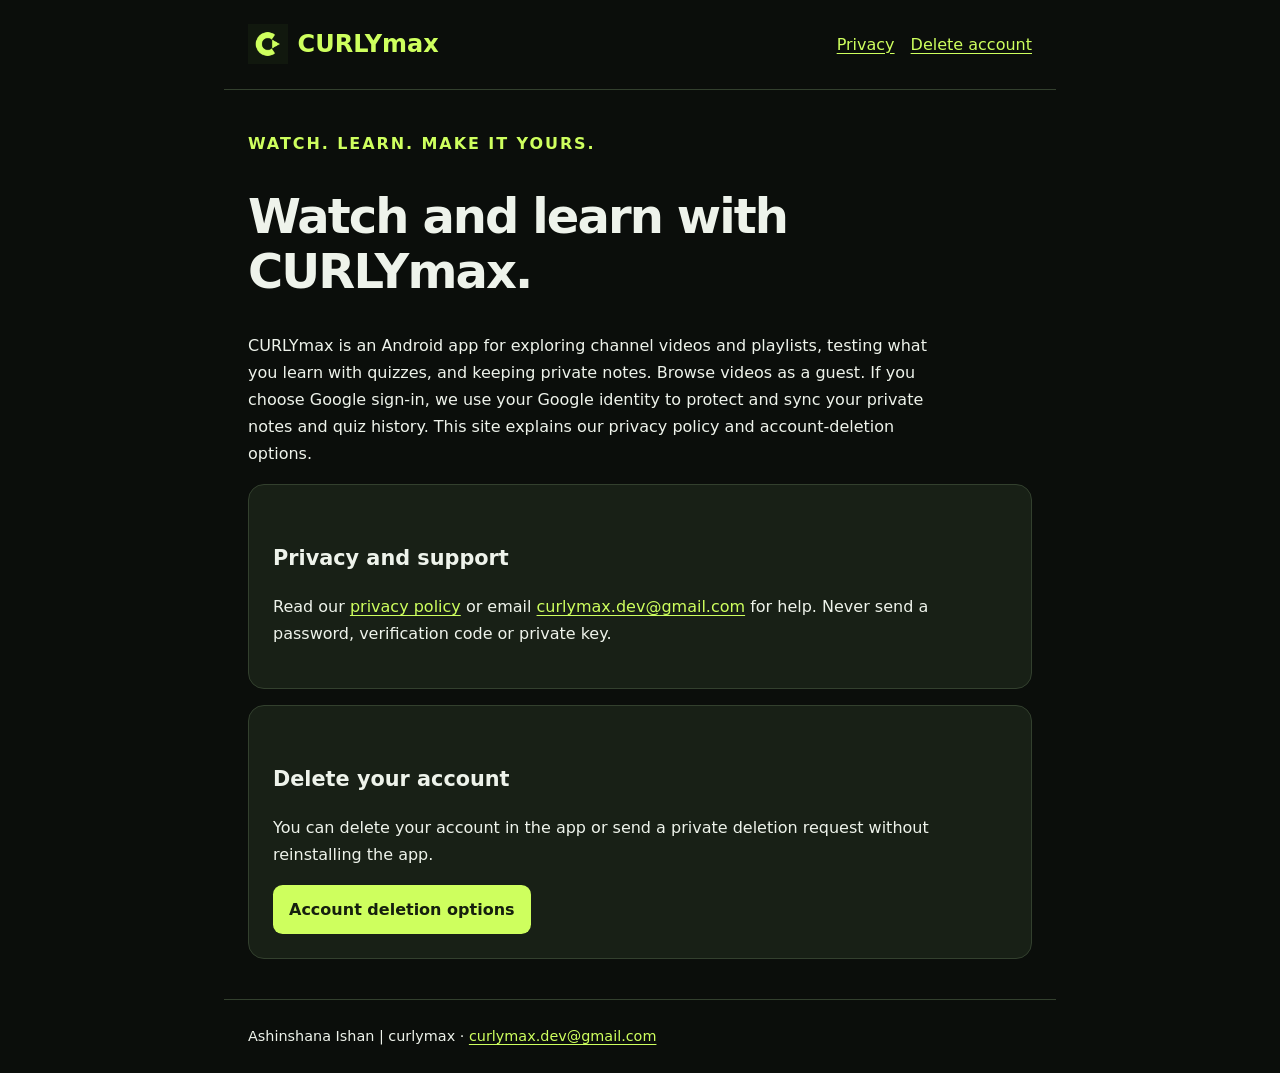
<file: website/index.html>
<!doctype html><html lang="en"><head>
<!-- Google tag (gtag.js) -->
<script async src="https://www.googletagmanager.com/gtag/js?id=G-LHEX5KRY9N"></script>
<script>
  window.dataLayer = window.dataLayer || [];
  function gtag(){dataLayer.push(arguments);}
  gtag('js', new Date());
  gtag('config', 'G-LHEX5KRY9N');
</script>
<meta charset="utf-8"><meta name="viewport" content="width=device-width, initial-scale=1"><meta name="description" content="CURLYmax brings YouTube videos, playlists, quizzes and private notes together in one Android app."><title>CURLYmax · Watch, learn and take notes</title><link rel="icon" type="image/png" href="logo.png"><link rel="stylesheet" href="style.css"></head><body><header><a class="brand" href="index.html"><img src="logo.png" alt="" width="40" height="40">CURLYmax</a><nav aria-label="Main navigation"><a href="privacy.html">Privacy</a><a href="delete-account.html">Delete account</a></nav></header><main><p class="eyebrow">WATCH. LEARN. MAKE IT YOURS.</p><h1>Watch and learn with CURLYmax.</h1><p>CURLYmax is an Android app for exploring channel videos and playlists, testing what you learn with quizzes, and keeping private notes. Browse videos as a guest. If you choose Google sign-in, we use your Google identity to protect and sync your private notes and quiz history. This site explains our privacy policy and account-deletion options.</p><div class="card"><h2>Privacy and support</h2><p>Read our <a href="privacy.html">privacy policy</a> or email <a href="mailto:curlymax.dev@gmail.com">curlymax.dev@gmail.com</a> for help. Never send a password, verification code or private key.</p></div><div class="card"><h2>Delete your account</h2><p>You can delete your account in the app or send a private deletion request without reinstalling the app.</p><a class="button" href="delete-account.html">Account deletion options</a></div></main><footer>Ashinshana Ishan | curlymax · <a href="mailto:curlymax.dev@gmail.com">curlymax.dev@gmail.com</a></footer></body></html>
</file>
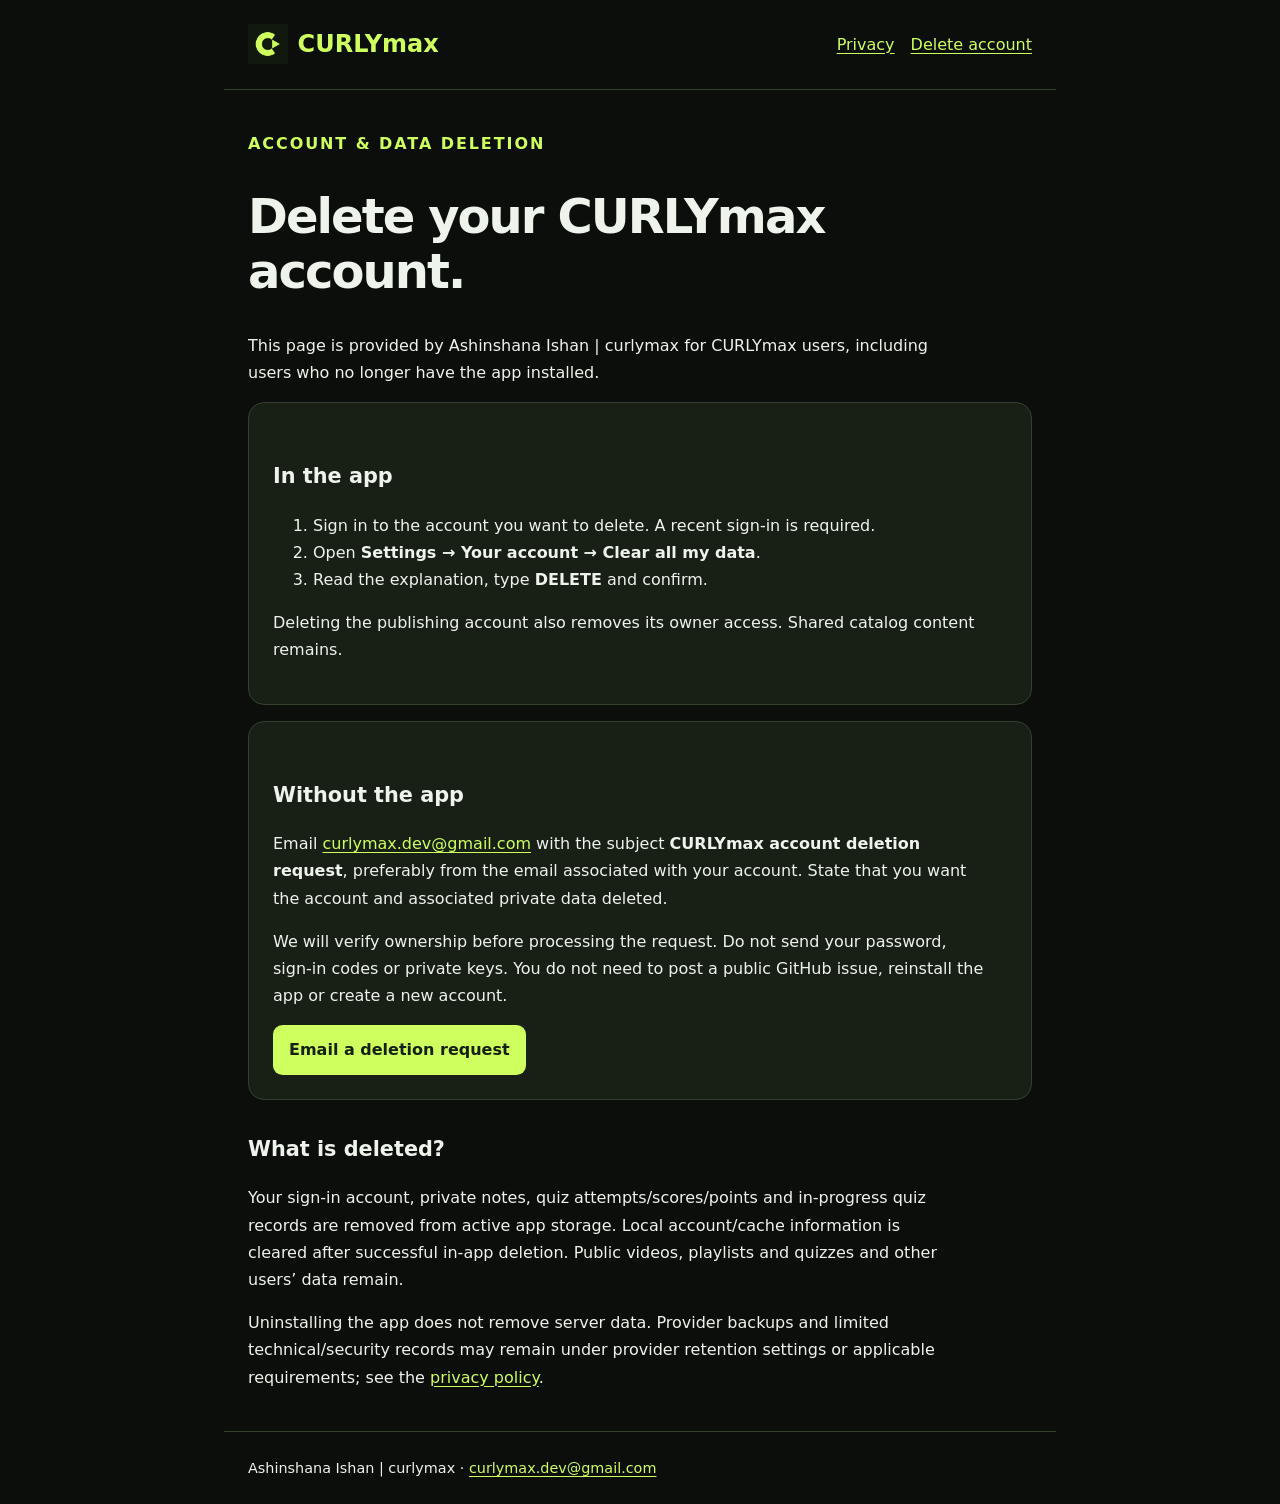
<file: website/delete-account.html>
<!doctype html><html lang="en"><head><meta charset="utf-8"><meta name="viewport" content="width=device-width, initial-scale=1"><meta name="description" content="CURLYmax privacy, support and account deletion."><title>Delete account · CURLYmax</title><link rel="icon" type="image/png" href="logo.png"><link rel="stylesheet" href="style.css"></head><body><header><a class="brand" href="index.html"><img src="logo.png" alt="" width="40" height="40">CURLYmax</a><nav aria-label="Main navigation"><a href="privacy.html">Privacy</a><a href="delete-account.html">Delete account</a></nav></header><main><p class="eyebrow">ACCOUNT &amp; DATA DELETION</p><h1>Delete your CURLYmax account.</h1><p>This page is provided by Ashinshana Ishan | curlymax for CURLYmax users, including users who no longer have the app installed.</p><div class="card"><h2>In the app</h2><ol><li>Sign in to the account you want to delete. A recent sign-in is required.</li><li>Open <strong>Settings → Your account → Clear all my data</strong>.</li><li>Read the explanation, type <strong>DELETE</strong> and confirm.</li></ol><p>Deleting the publishing account also removes its owner access. Shared catalog content remains.</p></div><div class="card"><h2>Without the app</h2><p>Email <a href="mailto:curlymax.dev@gmail.com?subject=CURLYmax%20account%20deletion%20request">curlymax.dev@gmail.com</a> with the subject <strong>CURLYmax account deletion request</strong>, preferably from the email associated with your account. State that you want the account and associated private data deleted.</p><p>We will verify ownership before processing the request. Do not send your password, sign-in codes or private keys. You do not need to post a public GitHub issue, reinstall the app or create a new account.</p><a class="button" href="mailto:curlymax.dev@gmail.com?subject=CURLYmax%20account%20deletion%20request">Email a deletion request</a></div><h2>What is deleted?</h2><p>Your sign-in account, private notes, quiz attempts/scores/points and in-progress quiz records are removed from active app storage. Local account/cache information is cleared after successful in-app deletion. Public videos, playlists and quizzes and other users’ data remain.</p><p>Uninstalling the app does not remove server data. Provider backups and limited technical/security records may remain under provider retention settings or applicable requirements; see the <a href="privacy.html">privacy policy</a>.</p></main><footer>Ashinshana Ishan | curlymax · <a href="mailto:curlymax.dev@gmail.com">curlymax.dev@gmail.com</a></footer></body></html>
</file>
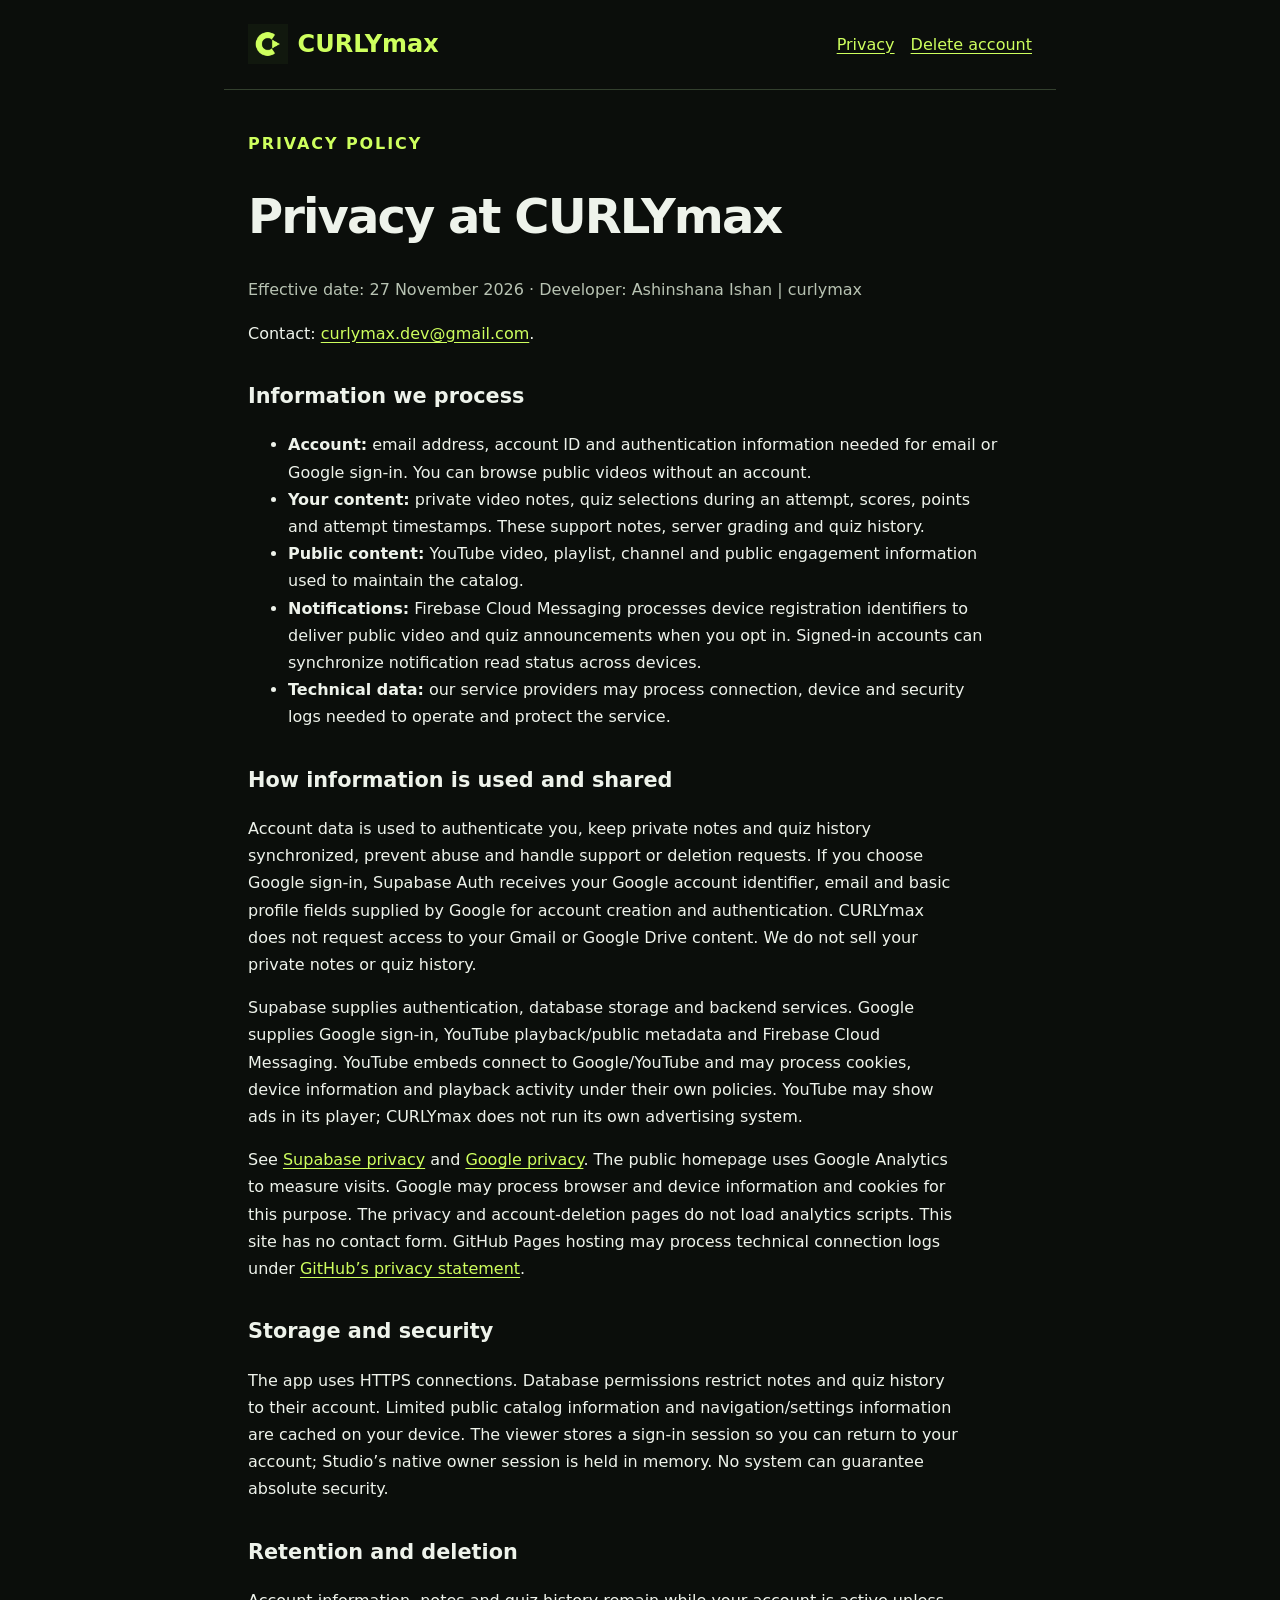
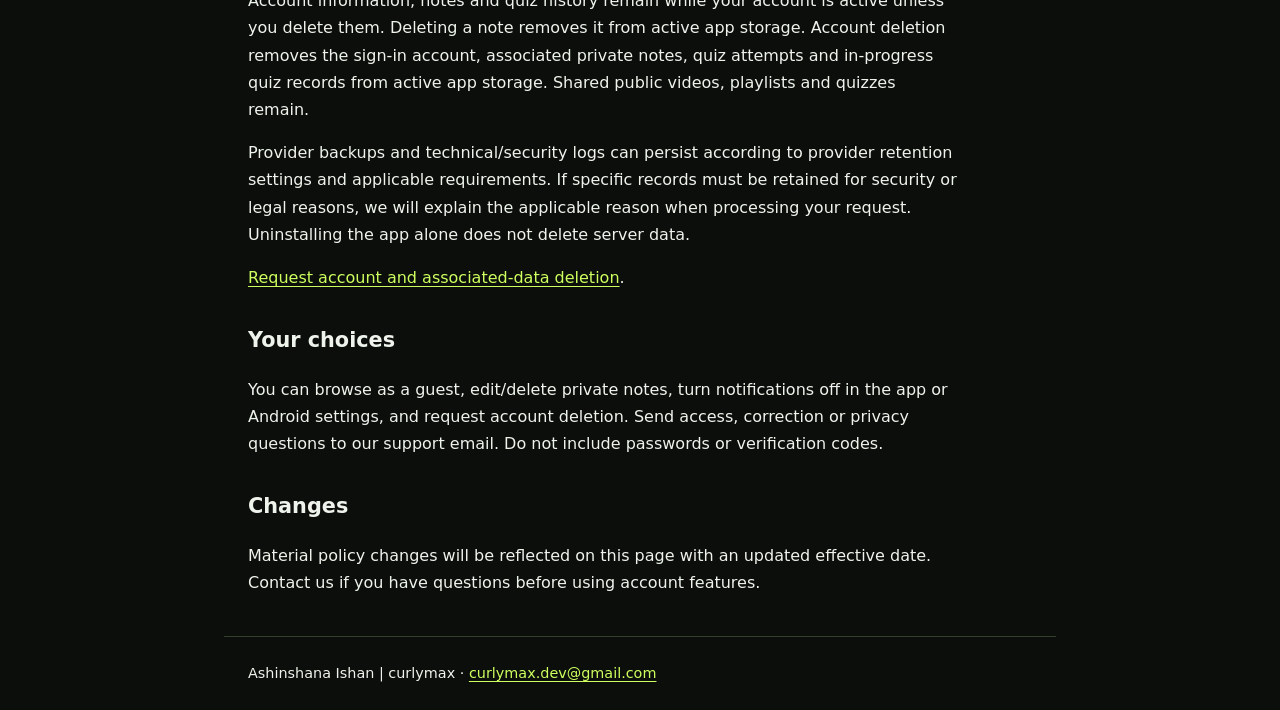
<file: website/privacy.html>
<!doctype html><html lang="en"><head><meta charset="utf-8"><meta name="viewport" content="width=device-width, initial-scale=1"><meta name="description" content="CURLYmax privacy, support and account deletion."><title>Privacy policy · CURLYmax</title><link rel="icon" type="image/png" href="logo.png"><link rel="stylesheet" href="style.css"></head><body><header><a class="brand" href="index.html"><img src="logo.png" alt="" width="40" height="40">CURLYmax</a><nav aria-label="Main navigation"><a href="privacy.html">Privacy</a><a href="delete-account.html">Delete account</a></nav></header><main><p class="eyebrow">PRIVACY POLICY</p><h1>Privacy at CURLYmax</h1><p class="muted">Effective date: 27 November 2026 · Developer: Ashinshana Ishan | curlymax</p><p>Contact: <a href="mailto:curlymax.dev@gmail.com">curlymax.dev@gmail.com</a>.</p><h2>Information we process</h2><ul><li><strong>Account:</strong> email address, account ID and authentication information needed for email or Google sign-in. You can browse public videos without an account.</li><li><strong>Your content:</strong> private video notes, quiz selections during an attempt, scores, points and attempt timestamps. These support notes, server grading and quiz history.</li><li><strong>Public content:</strong> YouTube video, playlist, channel and public engagement information used to maintain the catalog.</li><li><strong>Notifications:</strong> Firebase Cloud Messaging processes device registration identifiers to deliver public video and quiz announcements when you opt in. Signed-in accounts can synchronize notification read status across devices.</li><li><strong>Technical data:</strong> our service providers may process connection, device and security logs needed to operate and protect the service.</li></ul><h2>How information is used and shared</h2><p>Account data is used to authenticate you, keep private notes and quiz history synchronized, prevent abuse and handle support or deletion requests. If you choose Google sign-in, Supabase Auth receives your Google account identifier, email and basic profile fields supplied by Google for account creation and authentication. CURLYmax does not request access to your Gmail or Google Drive content. We do not sell your private notes or quiz history.</p><p>Supabase supplies authentication, database storage and backend services. Google supplies Google sign-in, YouTube playback/public metadata and Firebase Cloud Messaging. YouTube embeds connect to Google/YouTube and may process cookies, device information and playback activity under their own policies. YouTube may show ads in its player; CURLYmax does not run its own advertising system.</p><p>See <a href="https://supabase.com/privacy">Supabase privacy</a> and <a href="https://policies.google.com/privacy">Google privacy</a>. The public homepage uses Google Analytics to measure visits. Google may process browser and device information and cookies for this purpose. The privacy and account-deletion pages do not load analytics scripts. This site has no contact form. GitHub Pages hosting may process technical connection logs under <a href="https://docs.github.com/en/site-policy/privacy-policies/github-general-privacy-statement">GitHub’s privacy statement</a>.</p><h2>Storage and security</h2><p>The app uses HTTPS connections. Database permissions restrict notes and quiz history to their account. Limited public catalog information and navigation/settings information are cached on your device. The viewer stores a sign-in session so you can return to your account; Studio’s native owner session is held in memory. No system can guarantee absolute security.</p><h2>Retention and deletion</h2><p>Account information, notes and quiz history remain while your account is active unless you delete them. Deleting a note removes it from active app storage. Account deletion removes the sign-in account, associated private notes, quiz attempts and in-progress quiz records from active app storage. Shared public videos, playlists and quizzes remain.</p><p>Provider backups and technical/security logs can persist according to provider retention settings and applicable requirements. If specific records must be retained for security or legal reasons, we will explain the applicable reason when processing your request. Uninstalling the app alone does not delete server data.</p><p><a href="delete-account.html">Request account and associated-data deletion</a>.</p><h2>Your choices</h2><p>You can browse as a guest, edit/delete private notes, turn notifications off in the app or Android settings, and request account deletion. Send access, correction or privacy questions to our support email. Do not include passwords or verification codes.</p><h2>Changes</h2><p>Material policy changes will be reflected on this page with an updated effective date. Contact us if you have questions before using account features.</p></main><footer>Ashinshana Ishan | curlymax · <a href="mailto:curlymax.dev@gmail.com">curlymax.dev@gmail.com</a></footer></body></html>
</file>
<file: website/style.css>
*{box-sizing:border-box}body{margin:0;background:#0b0e0b;color:#eef3eb;font:1rem/1.7 system-ui,sans-serif}main,header,footer{max-width:52rem;margin:auto;padding:1.5rem}header{display:flex;flex-wrap:wrap;align-items:center;justify-content:space-between;gap:1rem;border-bottom:1px solid #33402e}a{color:#ceff5e;text-underline-offset:.2em}nav{display:flex;flex-wrap:wrap;gap:1rem}.brand{display:inline-flex;align-items:center;gap:.6rem;font-size:1.5rem;font-weight:800;text-decoration:none}.brand img{width:2.5rem;height:2.5rem}h1{font-size:clamp(2rem,6vw,3rem);line-height:1.15;letter-spacing:-.04em}h2{font-size:1.3rem;margin-top:2rem}p,li{max-width:70ch}.eyebrow{color:#ceff5e;letter-spacing:.12em;font-weight:700}.card{background:#182016;border:1px solid #33402e;border-radius:1rem;padding:1.5rem;margin:1rem 0}.button{display:inline-block;background:#ceff5e;color:#16200e;border-radius:.6rem;padding:.7rem 1rem;font-weight:700;text-decoration:none}.muted{color:#b8c3b3}footer{border-top:1px solid #33402e;font-size:.9rem}a:focus-visible{outline:3px solid #ceff5e;outline-offset:5px}@media(max-width:35rem){main,header,footer{padding:1.2rem}}
</file>
